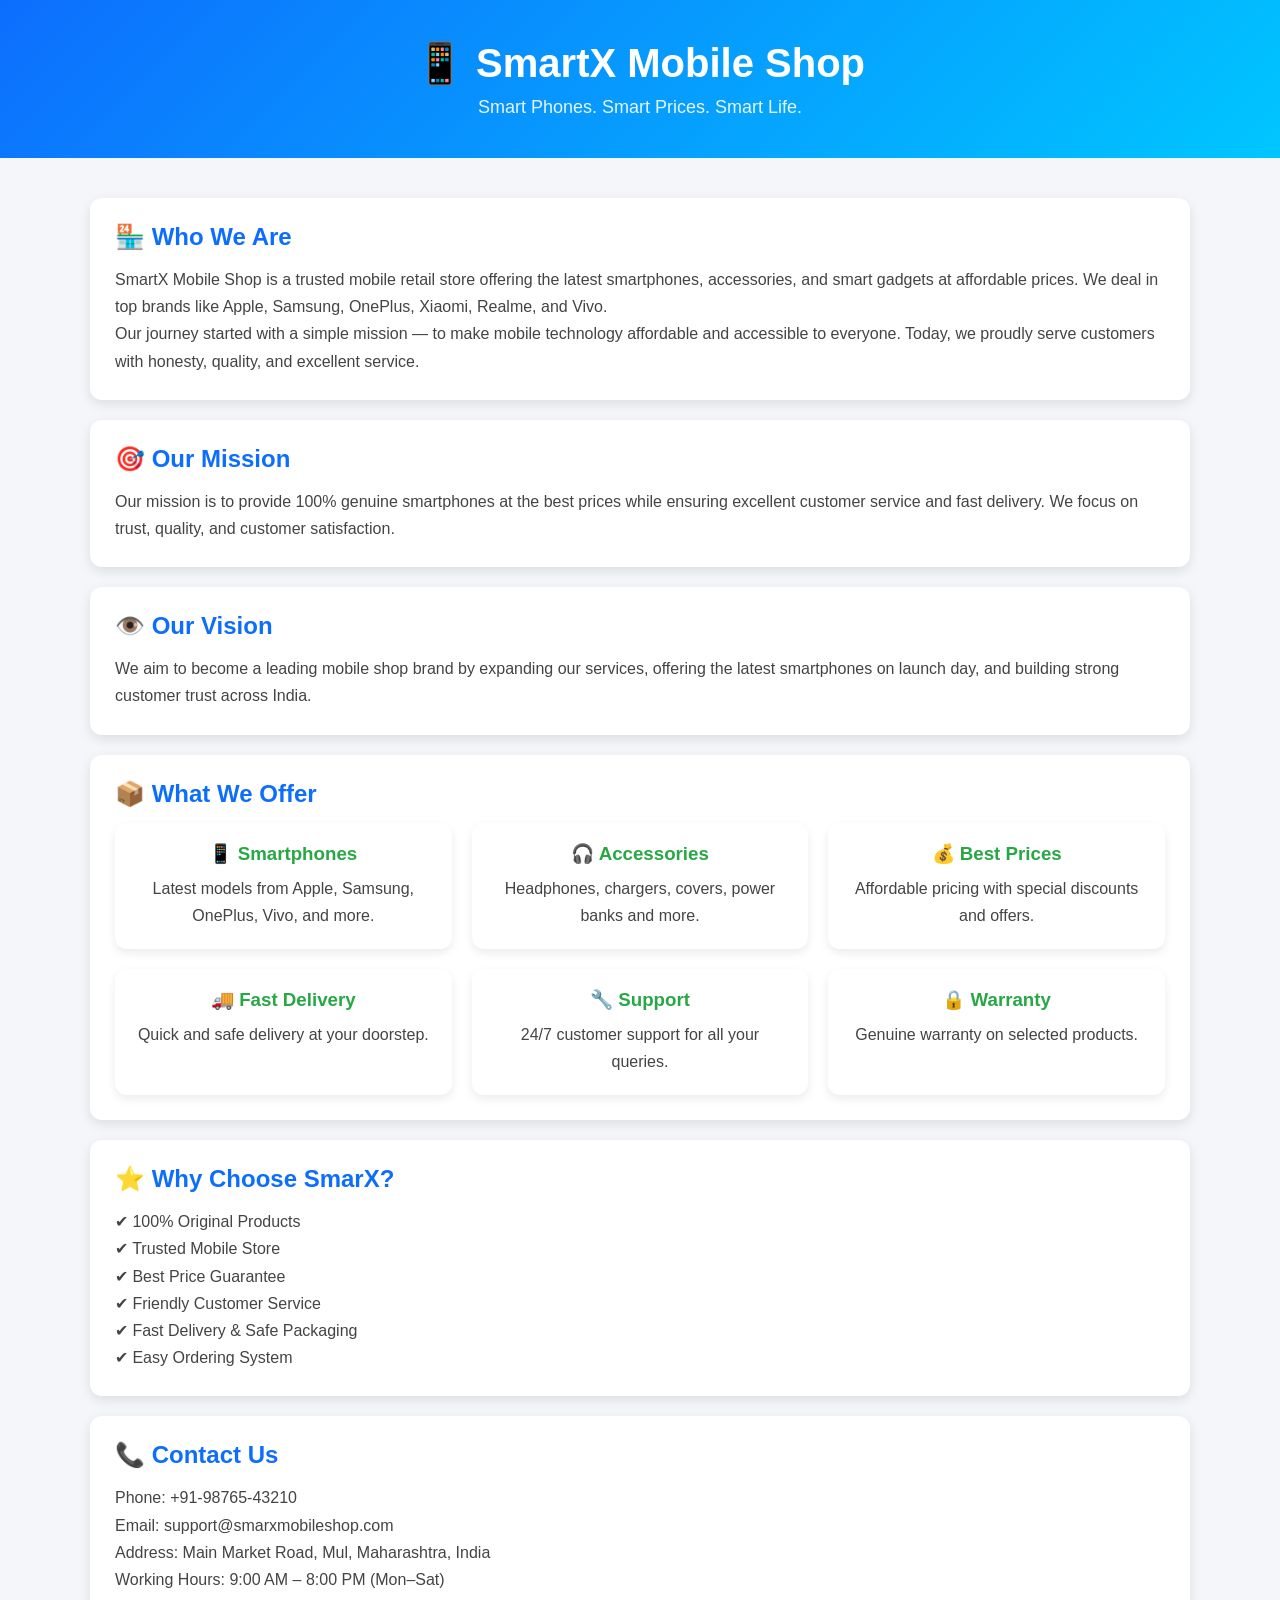
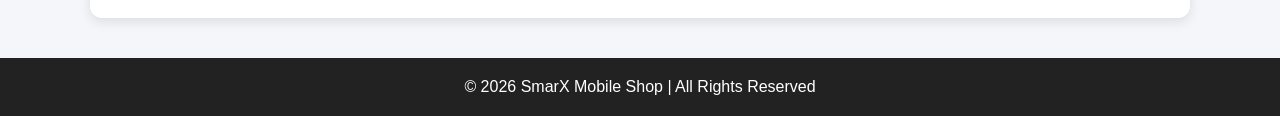
<file: about.html>
<!DOCTYPE html>
<html lang="en">
<head>
<meta charset="UTF-8">
<meta name="viewport" content="width=device-width, initial-scale=1.0">
<title>About Us - SmarX Mobile Shop</title>

<style>
*{
    margin:0;
    padding:0;
    box-sizing:border-box;
    font-family:Arial, sans-serif;
}

body{
    background:#f4f6f9;
}

/* Header */
header{
    background:linear-gradient(135deg,#0d6efd,#00c6ff);
    color:white;
    text-align:center;
    padding:40px 20px;
}

header h1{
    font-size:40px;
}

header p{
    margin-top:10px;
    font-size:18px;
    opacity:0.9;
}

/* Container */
.container{
    width:90%;
    max-width:1100px;
    margin:40px auto;
}

/* Sections */
.section{
    background:white;
    padding:25px;
    margin-bottom:20px;
    border-radius:12px;
    box-shadow:0 4px 12px rgba(0,0,0,0.1);
}

.section h2{
    color:#0d6efd;
    margin-bottom:15px;
}

.section p{
    color:#444;
    line-height:1.7;
}

/* Grid Boxes */
.grid{
    display:grid;
    grid-template-columns:repeat(auto-fit, minmax(250px, 1fr));
    gap:20px;
}

.box{
    background:white;
    padding:20px;
    text-align:center;
    border-radius:12px;
    box-shadow:0 4px 10px rgba(0,0,0,0.08);
    transition:0.3s;
}

.box:hover{
    transform:translateY(-6px);
}

.box h3{
    color:#28a745;
    margin-bottom:10px;
}

/* Footer */
footer{
    background:#222;
    color:white;
    text-align:center;
    padding:20px;
}
</style>
</head>

<body>

<header>
    <h1>📱 SmartX Mobile Shop</h1>
    <p>Smart Phones. Smart Prices. Smart Life.</p>
</header>

<div class="container">

    <!-- Who We Are -->
    <div class="section">
        <h2>🏪 Who We Are</h2>
        <p>
            SmartX Mobile Shop is a trusted mobile retail store offering the latest smartphones,
            accessories, and smart gadgets at affordable prices. We deal in top brands like Apple,
            Samsung, OnePlus, Xiaomi, Realme, and Vivo.
        </p>
        <p>
            Our journey started with a simple mission — to make mobile technology affordable and
            accessible to everyone. Today, we proudly serve customers with honesty, quality, and
            excellent service.
        </p>
    </div>

    <!-- Mission -->
    <div class="section">
        <h2>🎯 Our Mission</h2>
        <p>
            Our mission is to provide 100% genuine smartphones at the best prices while ensuring
            excellent customer service and fast delivery. We focus on trust, quality, and customer satisfaction.
        </p>
    </div>

    <!-- Vision -->
    <div class="section">
        <h2>👁️ Our Vision</h2>
        <p>
            We aim to become a leading mobile shop brand by expanding our services,
            offering the latest smartphones on launch day, and building strong customer trust
            across India.
        </p>
    </div>

    <!-- Services -->
    <div class="section">
        <h2>📦 What We Offer</h2>

        <div class="grid">
            <div class="box">
                <h3>📱 Smartphones</h3>
                <p>Latest models from Apple, Samsung, OnePlus, Vivo, and more.</p>
            </div>

            <div class="box">
                <h3>🎧 Accessories</h3>
                <p>Headphones, chargers, covers, power banks and more.</p>
            </div>

            <div class="box">
                <h3>💰 Best Prices</h3>
                <p>Affordable pricing with special discounts and offers.</p>
            </div>

            <div class="box">
                <h3>🚚 Fast Delivery</h3>
                <p>Quick and safe delivery at your doorstep.</p>
            </div>

            <div class="box">
                <h3>🔧 Support</h3>
                <p>24/7 customer support for all your queries.</p>
            </div>

            <div class="box">
                <h3>🔒 Warranty</h3>
                <p>Genuine warranty on selected products.</p>
            </div>
        </div>
    </div>

    <!-- Why Choose Us -->
    <div class="section">
        <h2>⭐ Why Choose SmarX?</h2>
        <p>
            ✔ 100% Original Products <br>
            ✔ Trusted Mobile Store <br>
            ✔ Best Price Guarantee <br>
            ✔ Friendly Customer Service <br>
            ✔ Fast Delivery & Safe Packaging <br>
            ✔ Easy Ordering System
        </p>
    </div>

    <!-- Contact -->
    <div class="section">
        <h2>📞 Contact Us</h2>
        <p>
            Phone: +91-98765-43210 <br>
            Email: support@smarxmobileshop.com <br>
            Address: Main Market Road, Mul, Maharashtra, India <br>
            Working Hours: 9:00 AM – 8:00 PM (Mon–Sat)
        </p>
    </div>

</div>

<footer>
    <p>© 2026 SmarX Mobile Shop | All Rights Reserved</p>
</footer>

</body>
</html>
</file>
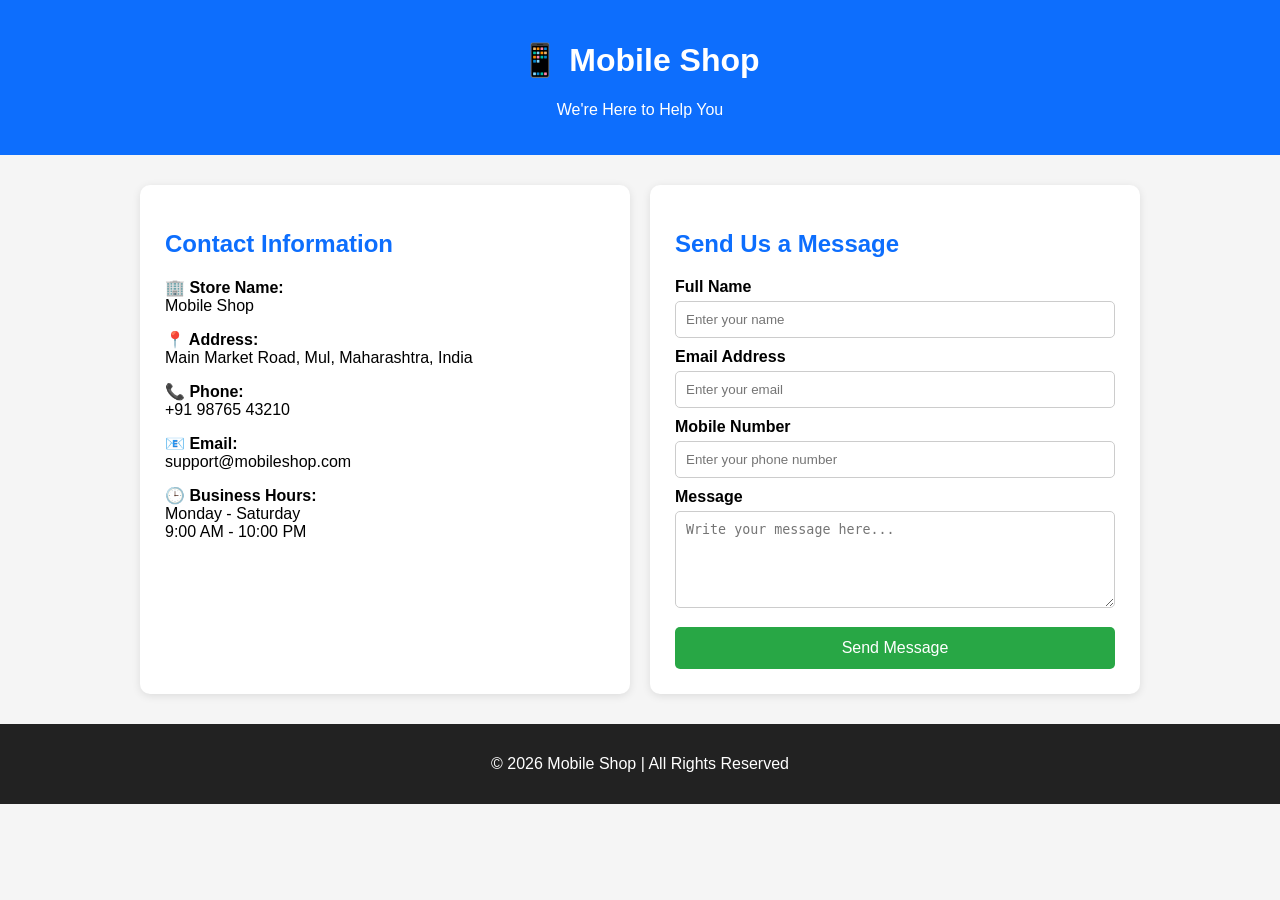
<file: contact.html>
<!DOCTYPE html>
<html lang="en">
<head>
<meta charset="UTF-8">
<meta name="viewport" content="width=device-width, initial-scale=1.0">
<title>Contact Us - Mobile Shop</title>

<style>
body{
    margin:0;
    font-family:Arial, sans-serif;
    background:#f5f5f5;
}

header{
    background:#0d6efd;
    color:white;
    text-align:center;
    padding:20px;
}

.container{
    width:90%;
    max-width:1000px;
    margin:30px auto;
    display:flex;
    flex-wrap:wrap;
    gap:20px;
}

.contact-info,
.contact-form{
    flex:1;
    min-width:300px;
    background:white;
    padding:25px;
    border-radius:10px;
    box-shadow:0 2px 8px rgba(0,0,0,0.1);
}

h2{
    color:#0d6efd;
}

.info-item{
    margin:15px 0;
    font-size:16px;
}

label{
    display:block;
    margin-top:10px;
    font-weight:bold;
}

input,
textarea{
    width:100%;
    padding:10px;
    margin-top:5px;
    border:1px solid #ccc;
    border-radius:5px;
    box-sizing:border-box;
}

button{
    width:100%;
    padding:12px;
    margin-top:15px;
    border:none;
    background:#28a745;
    color:white;
    font-size:16px;
    border-radius:5px;
    cursor:pointer;
}

button:hover{
    background:#218838;
}

footer{
    background:#222;
    color:white;
    text-align:center;
    padding:15px;
    margin-top:20px;
}
</style>
</head>
<body>

<header>
    <h1>📱 Mobile Shop</h1>
    <p>We're Here to Help You</p>
</header>

<div class="container">

    <div class="contact-info">
        <h2>Contact Information</h2>

        <div class="info-item">
            <strong>🏢 Store Name:</strong><br>
            Mobile Shop
        </div>

        <div class="info-item">
            <strong>📍 Address:</strong><br>
            Main Market Road, Mul, Maharashtra, India
        </div>

        <div class="info-item">
            <strong>📞 Phone:</strong><br>
            +91 98765 43210
        </div>

        <div class="info-item">
            <strong>📧 Email:</strong><br>
            support@mobileshop.com
        </div>

        <div class="info-item">
            <strong>🕒 Business Hours:</strong><br>
            Monday - Saturday<br>
            9:00 AM - 10:00 PM
        </div>
    </div>

    <div class="contact-form">
        <h2>Send Us a Message</h2>

        <form>
            <label>Full Name</label>
            <input type="text" placeholder="Enter your name" required>

            <label>Email Address</label>
            <input type="email" placeholder="Enter your email" required>

            <label>Mobile Number</label>
            <input type="tel" placeholder="Enter your phone number">

            <label>Message</label>
            <textarea rows="5" placeholder="Write your message here..." required></textarea>

            <button type="submit">Send Message</button>
        </form>
    </div>

</div>

<footer>
    <p>© 2026 Mobile Shop | All Rights Reserved</p>
</footer>

</body>
</html>
</file>
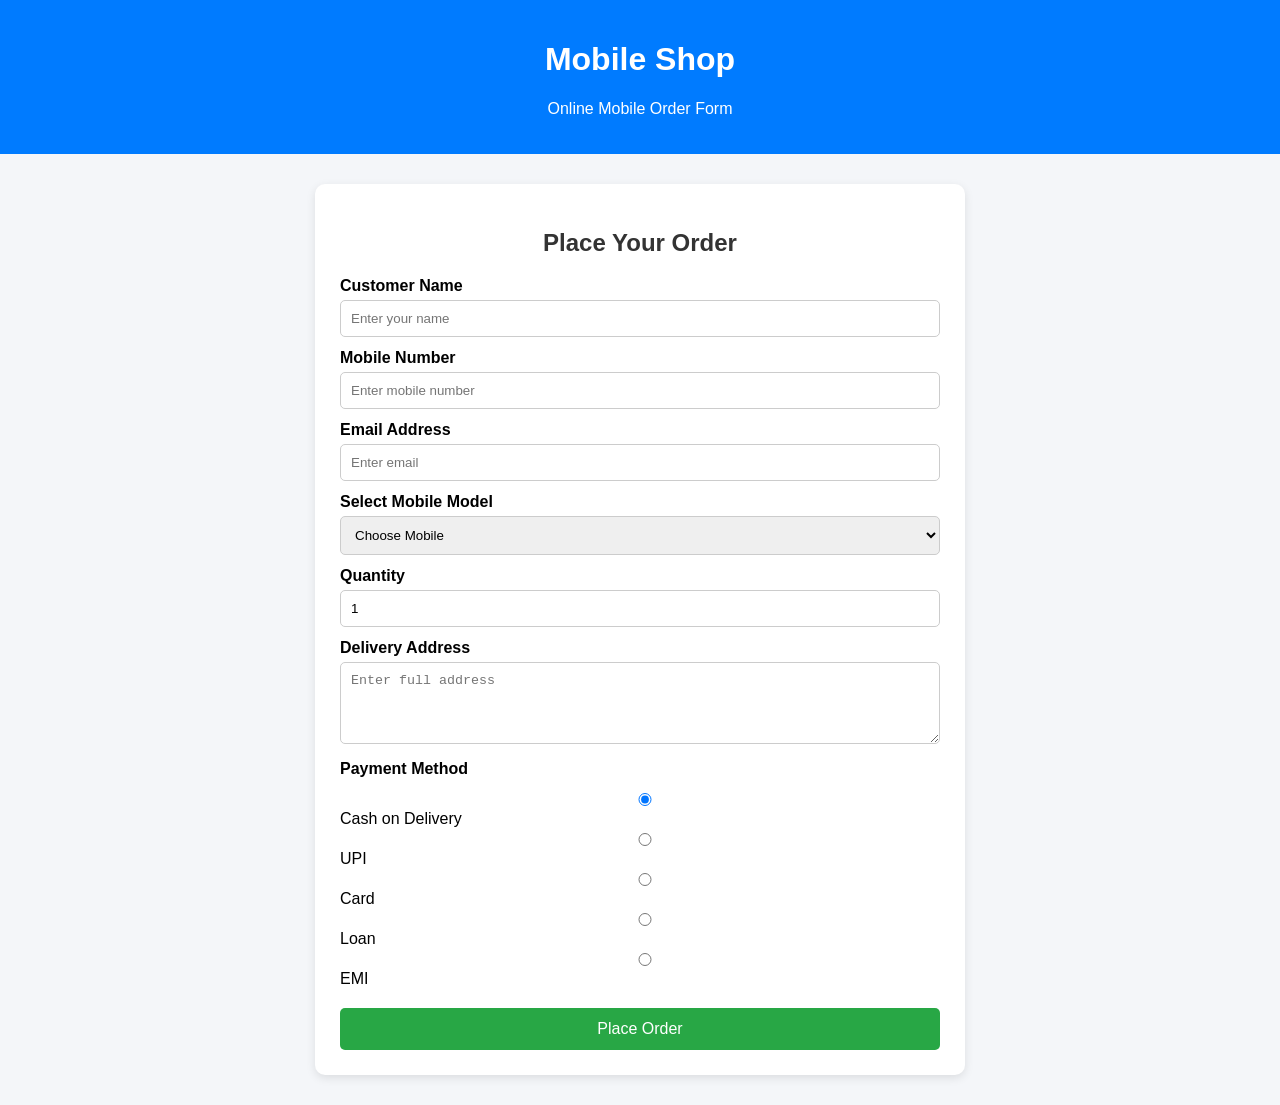
<file: order.html>
<!DOCTYPE html>
<html lang="en">
<head>
<meta charset="UTF-8">
<meta name="viewport" content="width=device-width, initial-scale=1.0">
<title>Mobile Shop Order Form</title>

<style>
body{
    font-family: Arial, sans-serif;
    background: #f4f6f9;
    margin: 0;
}

.header{
    background: #007bff;
    color: white;
    text-align: center;
    padding: 20px;
}

.container{
    width: 90%;
    max-width: 600px;
    margin: 30px auto;
    background: white;
    padding: 25px;
    border-radius: 10px;
    box-shadow: 0 3px 10px rgba(0,0,0,0.1);
}

h2{
    text-align: center;
    color: #333;
}

label{
    display: block;
    margin-top: 12px;
    font-weight: bold;
}

input, select, textarea{
    width: 100%;
    padding: 10px;
    margin-top: 5px;
    border: 1px solid #ccc;
    border-radius: 5px;
    box-sizing: border-box;
}

.radio-group{
    margin-top: 10px;
}

.radio-group label{
    display: inline;
    margin-right: 15px;
    font-weight: normal;
}

button{
    width: 100%;
    background: #28a745;
    color: white;
    border: none;
    padding: 12px;
    margin-top: 20px;
    border-radius: 5px;
    font-size: 16px;
    cursor: pointer;
}

button:hover{
    background: #218838;
}
</style>
</head>
<body>

<div class="header">
    <h1>Mobile Shop</h1>
    <p>Online Mobile Order Form</p>
</div>

<div class="container">
    <h2>Place Your Order</h2>

    <form>

        <label>Customer Name</label>
        <input type="text" placeholder="Enter your name" required>

        <label>Mobile Number</label>
        <input type="tel" placeholder="Enter mobile number" required>

        <label>Email Address</label>
        <input type="email" placeholder="Enter email">

        <label>Select Mobile Model</label>
        <select required>
            <option value="">Choose Mobile</option>
            <option>iPhone 15 - ₹69,900</option>
            <option>Samsung Galaxy S24 - ₹74,999</option>
            <option>OnePlus 12 - ₹64,999</option>
            <option>Redmi Note 13 Pro - ₹24,999</option>
            <option>Realme GT 6 - ₹39,999</option>
        </select>

        <label>Quantity</label>
        <input type="number" min="1" value="1">

        <label>Delivery Address</label>
        <textarea rows="4" placeholder="Enter full address"></textarea>

        <label>Payment Method</label>
        <div class="radio-group">
            <input type="radio" name="payment" checked> Cash on Delivery
            <input type="radio" name="payment"> UPI
            <input type="radio" name="payment"> Card
            <input type="radio" name="payment"> Loan
            <input type="radio" name="payment"> EMI
        </div>

        <button type="submit">Place Order</button>

    </form>
</div>

</body>
</html>
</file>
